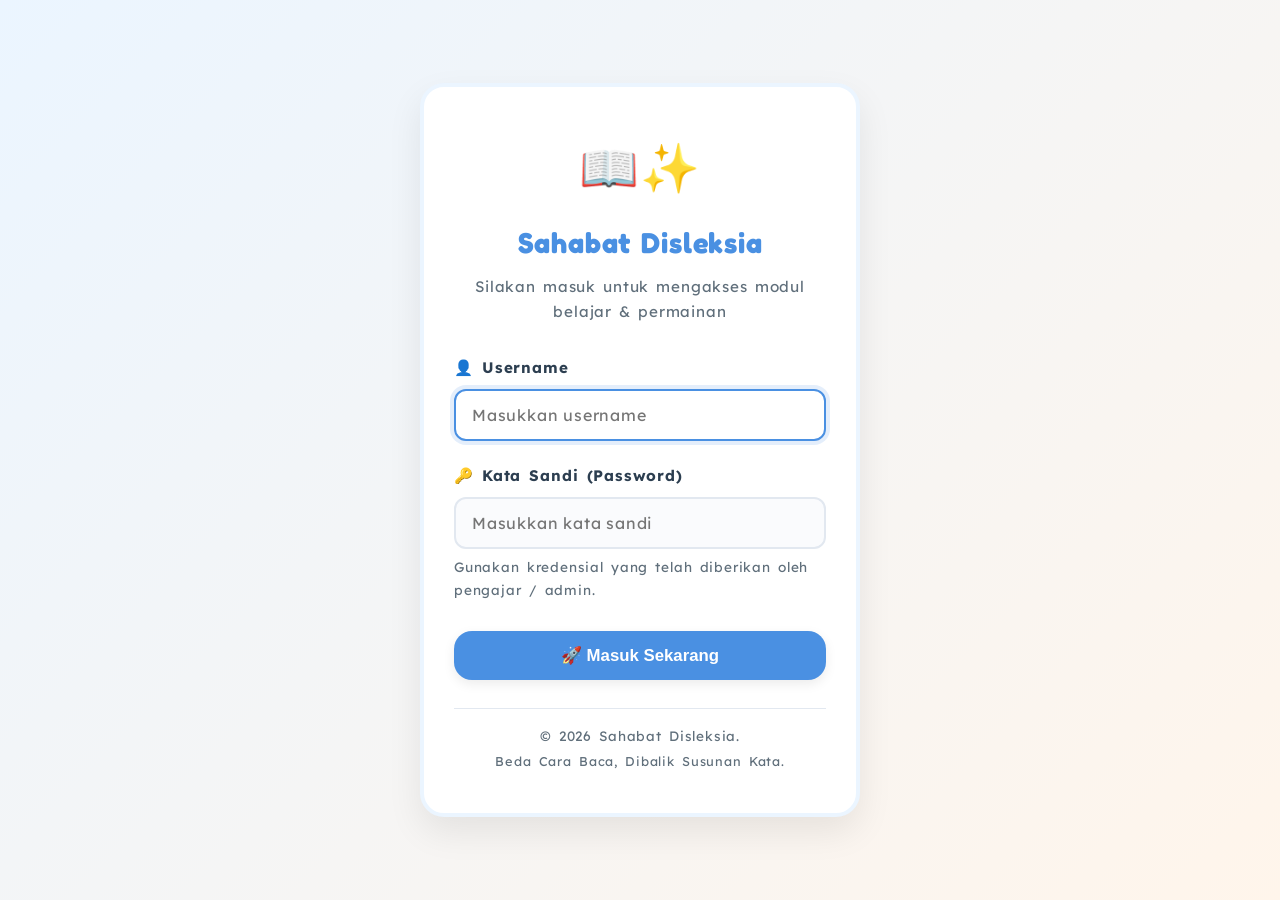
<file: index.html>
<!DOCTYPE html>
<html lang="id">
<head>
  <meta charset="UTF-8">
  <meta name="viewport" content="width=device-width, initial-scale=1.0">
  <title>Beranda - Sahabat Disleksia</title>
  <link rel="stylesheet" href="css/style.css">
  <script src="js/auth.js"></script>
</head>

<body>

  <!-- Header Navigasi -->
  <header class="main-header">
    <div class="container nav-container">

      <a href="index.html" class="brand-logo">
        <span class="logo-icon">📖</span>

        <div class="brand-text">
          <span class="site-title">Sahabat Disleksia</span>
          <span class="site-tagline">
            Beda Cara Baca, Dibalik Susunan Kata.
          </span>
        </div>
      </a>

      <button
        class="mobile-menu-toggle"
        id="mobileMenuToggle"
        aria-label="Buka Menu"
      >
        ☰
      </button>

      <nav>
        <ul class="nav-links" id="navLinks">

          <li>
            <a href="index.html" class="nav-link active">
              🏠 Beranda
            </a>
          </li>

          <li>
            <a href="belajar.html" class="nav-link">
              ✏️ Belajar
            </a>
          </li>

          <li>
            <a href="susun-huruf.html" class="nav-link">
              🧩 Susun Huruf
            </a>
          </li>

          <li>
            <a href="susun-kata.html" class="nav-link">
              🧱 Susun Kata
            </a>
          </li>

          <li>
            <a href="mengeja-kata.html" class="nav-link">
              🔊 Mengeja Kata
            </a>
          </li>

          <li>
            <a href="game-labirin.html" class="nav-link">
              🌀 Game Labirin
            </a>
          </li>

          <li>
            <a href="evaluasi.html" class="nav-link">
              📊 Evaluasi
            </a>
          </li>

          <li>
            <a href="profil.html" class="nav-link">
              👤 Profil
            </a>
          </li>


        </ul>
      </nav>

    </div>
  </header>


  <!-- Hero Section -->
  <section class="hero">

    <div class="container hero-grid">

      <div class="hero-text">

        <span class="hero-tagline">
          "Beda Cara Baca, Dibalik Susunan Kata."
        </span>

        <h1>
          Sahabat Disleksia 🌟
        </h1>

        <p class="hero-desc">
          Setiap anak memiliki potensi luar biasa!
          Sahabat Disleksia hadir sebagai ruang belajar yang
          menyenangkan untuk membantu anak mengenal huruf,
          menyusun kata, mengeja, dan belajar membaca dengan
          cara yang lebih nyaman.
        </p>

        <div class="hero-buttons">

          <a
            href="belajar.html"
            class="btn btn-primary"
          >
            ✏️ Mulai Belajar Sekarang
          </a>

        <a
          href="game-labirin.html"
          class="btn btn-secondary"
            >
           🌀 Main Game Labirin
        </a>

        </div>

      </div>


      <!-- Ilustrasi Hero -->
      <div class="hero-image-card">

        <div
          style="
            font-size: 6rem;
            line-height: 1.1;
            margin-bottom: 10px;
          "
        >
          🎨📚🧩
        </div>

        <h3
          style="
            font-family: var(--font-heading);
            color: var(--primary);
            font-size: 1.5rem;
            margin-bottom: 8px;
          "
        >
          Belajar Tanpa Ragu
        </h3>

        <p
          style="
            font-size: 0.95rem;
            color: var(--text-muted);
          "
        >
          Belajar mengenal huruf, menyusun kata,
          mengeja, dan bermain sambil belajar
          dalam suasana yang menyenangkan.
        </p>

      </div>

    </div>

  </section>
  
 <!-- Footer -->
<footer class="main-footer">

  <div class="container footer-content">

    <div class="footer-brand">

      <h3>
        📖 Sahabat Disleksia
      </h3>

      <p>
        Beda Cara Baca, Dibalik Susunan Kata.
      </p>

      <p
        style="
          margin-top: 8px;
          font-size: 0.85rem;
        "
      >
        Platform interaktif bantu anak disleksia
        belajar membaca lebih mudah dan percaya diri.
      </p>

    </div>


    <div class="footer-links">

      <h4>Navigasi Utama</h4>

      <ul>

        <li>
          <a href="index.html">
            Beranda
          </a>
        </li>

        <li>
          <a href="belajar.html">
            Belajar
          </a>
        </li>

        <li>
          <a href="susun-huruf.html">
            Susun Huruf
          </a>
        </li>

        <li>
          <a href="susun-kata.html">
            Susun Kata
          </a>
        </li>

        <li>
          <a href="mengeja-kata.html">
            Mengeja Kata
          </a>
        </li>

        <li>
          <a href="game-labirin.html">
            Game Labirin
          </a>
        </li>

        <li>
          <a href="evaluasi.html">
            Evaluasi
          </a>
        </li>

        <li>
          <a href="profil.html">
            Profil
          </a>
        </li>

      </ul>

    </div>

  </div>


  <div class="footer-bottom">

    <p>
      &copy; 2026 Sahabat Disleksia.
      Beda Cara Baca, Dibalik Susunan Kata.
    </p>

  </div>

</footer>


  <!-- JavaScript -->
  <script src="js/main.js"></script>

  <script>
    // Proteksi Auth di Beranda
    requireAuth();
  </script>

</body>
</html>
</file>
<file: css/style.css>
/* ----------------------------------------------------
   SAHABAT DISLEKSIA - STYLESHEET UTAMA
   Desain Ramah Anak & Accessible untuk Disleksia
---------------------------------------------------- */

@import url('https://fonts.googleapis.com/css2?family=Fredoka:wght@400;600;700&family=Lexend:wght@400;500;600;700&display=swap');

:root {
  /* Palette Warna Ramah Anak & High Legibility */
  --primary: #4A90E2;        /* Biru Lembut */
  --primary-dark: #357ABD;
  --secondary: #FF9F43;      /* Oranye Ceria */
  --accent: #2ECC71;         /* Hijau Segar */
  --purple: #9B59B6;         /* Ungu Kreatif */
  --warning: #EE5253;        /* Merah Lembut */
  
  --bg-color: #FFFDF9;        /* Off-white (mengurangi silau untuk disleksia) */
  --bg-card: #FFFFFF;
  --text-main: #2C3E50;      /* Kontras tinggi namun tidak menusuk mata */
  --text-muted: #606F7B;
  --border-color: #E2E8F0;
  
  /* Typography */
  --font-main: 'Lexend', 'Comic Neue', Arial, sans-serif;
  --font-heading: 'Fredoka', cursive, sans-serif;
  --letter-spacing: 0.05em;  /* Spasi huruf lebih renggang agar mudah dibaca */
  --word-spacing: 0.15em;    /* Spasi kata yang jelas */
  --line-height: 1.7;        /* Jarak antar baris luas */
  
  /* Shadow & Radius */
  --radius-sm: 12px;
  --radius-md: 18px;
  --radius-lg: 24px;
  --shadow-soft: 0 8px 24px rgba(0, 0, 0, 0.06);
  --shadow-hover: 0 12px 30px rgba(74, 144, 226, 0.18);
}

/* Reset & Global */
* {
  box-sizing: border-box;
  margin: 0;
  padding: 0;
}

body {
  font-family: var(--font-main);
  background-color: var(--bg-color);
  color: var(--text-main);
  line-height: var(--line-height);
  letter-spacing: var(--letter-spacing);
  word-spacing: var(--word-spacing);
  min-height: 100vh;
  display: flex;
  flex-direction: column;
  overflow-x: hidden;
}

/* Dyslexic Font Mode Toggle via JS */
body.font-dyslexic {
  font-family: 'OpenDyslexic', 'Lexend', sans-serif !important;
  letter-spacing: 0.08em;
  word-spacing: 0.2em;
}

/* Container */
.container {
  width: 90%;
  max-width: 1200px;
  margin: 0 auto;
  padding: 0 15px;
}

/* Header & Navbar */
.main-header {
  background: #FFFFFF;
  box-shadow: 0 4px 15px rgba(0,0,0,0.05);
  position: sticky;
  top: 0;
  z-index: 1000;
  border-bottom: 4px solid #F0F4F8;
}

.nav-container {
  display: flex;
  justify-content: space-between;
  align-items: center;
  padding: 15px 0;
}

.brand-logo {
  display: flex;
  align-items: center;
  gap: 12px;
  text-decoration: none;
}

.brand-logo .logo-icon {
  font-size: 2.2rem;
  background: #EBF5FF;
  padding: 8px 12px;
  border-radius: var(--radius-sm);
  display: inline-block;
  line-height: 1;
}

.brand-logo .brand-text {
  display: flex;
  flex-direction: column;
}

.brand-logo .site-title {
  font-family: var(--font-heading);
  font-size: 1.6rem;
  font-weight: 700;
  color: var(--primary);
  line-height: 1.2;
}

.brand-logo .site-tagline {
  font-size: 0.8rem;
  color: var(--text-muted);
  font-weight: 500;
}

/* Nav Menu */
.nav-links {
  display: flex;
  list-style: none;
  gap: 12px;
  align-items: center;
}

.nav-link {
  display: flex;
  align-items: center;
  gap: 8px;
  padding: 10px 18px;
  border-radius: var(--radius-md);
  text-decoration: none;
  font-weight: 600;
  font-size: 1rem;
  color: var(--text-main);
  transition: all 0.2s ease;
}

.nav-link:hover, .nav-link.active {
  background-color: #EBF5FF;
  color: var(--primary);
  transform: translateY(-2px);
}

.nav-link.active {
  border-bottom: 3px solid var(--primary);
}

.user-badge {
  display: flex;
  align-items: center;
  gap: 10px;
  background: #FFF9E6;
  padding: 6px 14px;
  border-radius: 30px;
  border: 2px solid #FFE082;
  font-size: 0.9rem;
  font-weight: 600;
}

.btn-logout {
  background: #FFE5E5;
  color: var(--warning);
  border: none;
  padding: 6px 12px;
  border-radius: 20px;
  cursor: pointer;
  font-weight: bold;
  font-size: 0.85rem;
  transition: 0.2s;
}

.btn-logout:hover {
  background: var(--warning);
  color: white;
}

.mobile-menu-toggle {
  display: none;
  background: none;
  border: none;
  font-size: 1.8rem;
  cursor: pointer;
  color: var(--text-main);
}

/* Hero Section */
.hero {
  background: linear-gradient(135deg, #EBF5FF 0%, #FFF5EB 100%);
  padding: 60px 0;
  border-radius: 0 0 35px 35px;
  margin-bottom: 40px;
  position: relative;
  overflow: hidden;
}

.hero-grid {
  display: grid;
  grid-template-columns: 1fr 1fr;
  gap: 40px;
  align-items: center;
}

.hero-text h1 {
  font-family: var(--font-heading);
  font-size: 2.8rem;
  color: var(--primary);
  margin-bottom: 12px;
  line-height: 1.25;
}

.hero-tagline {
  font-size: 1.3rem;
  font-weight: 600;
  color: var(--secondary);
  background: rgba(255, 159, 67, 0.12);
  display: inline-block;
  padding: 6px 16px;
  border-radius: 30px;
  margin-bottom: 20px;
}

.hero-desc {
  font-size: 1.1rem;
  color: var(--text-muted);
  margin-bottom: 28px;
  max-width: 520px;
}

.hero-buttons {
  display: flex;
  gap: 15px;
  flex-wrap: wrap;
}

.btn {
  display: inline-flex;
  align-items: center;
  justify-content: center;
  gap: 10px;
  padding: 14px 28px;
  font-size: 1.05rem;
  font-weight: 700;
  border-radius: var(--radius-md);
  text-decoration: none;
  border: none;
  cursor: pointer;
  transition: all 0.25s ease;
  box-shadow: 0 4px 12px rgba(0,0,0,0.08);
}

.btn-primary {
  background-color: var(--primary);
  color: white;
}

.btn-primary:hover {
  background-color: var(--primary-dark);
  transform: translateY(-3px);
  box-shadow: var(--shadow-hover);
}

.btn-secondary {
  background-color: var(--secondary);
  color: white;
}

.btn-secondary:hover {
  background-color: #E68A2E;
  transform: translateY(-3px);
}

.btn-accent {
  background-color: var(--accent);
  color: white;
}

.btn-outline {
  background-color: transparent;
  border: 2.5px solid var(--primary);
  color: var(--primary);
}

.btn-outline:hover {
  background-color: var(--primary);
  color: white;
}

.hero-image-card {
  background: white;
  padding: 25px;
  border-radius: var(--radius-lg);
  box-shadow: var(--shadow-soft);
  text-align: center;
  position: relative;
  border: 3px solid #EBF5FF;
}

.hero-illustration {
  width: 100%;
  max-width: 380px;
  height: auto;
  border-radius: var(--radius-md);
}

/* Accessibility Quick Toolbar */
.accessibility-bar {
  background: #FFFFFF;
  border-radius: var(--radius-md);
  padding: 12px 20px;
  margin: 0 auto 30px auto;
  box-shadow: var(--shadow-soft);
  display: flex;
  align-items: center;
  justify-content: space-between;
  gap: 15px;
  border: 2px solid #EBF5FF;
  flex-wrap: wrap;
}

.access-title {
  font-size: 0.95rem;
  font-weight: 700;
  color: var(--primary);
  display: flex;
  align-items: center;
  gap: 8px;
}

.access-controls {
  display: flex;
  gap: 10px;
  flex-wrap: wrap;
}

.btn-tool {
  background: #F8FAFC;
  border: 2px solid #E2E8F0;
  padding: 8px 14px;
  border-radius: var(--radius-sm);
  font-size: 0.9rem;
  font-weight: 600;
  cursor: pointer;
  display: inline-flex;
  align-items: center;
  gap: 6px;
  transition: all 0.2s;
}

.btn-tool:hover, .btn-tool.active {
  background: #EBF5FF;
  border-color: var(--primary);
  color: var(--primary);
}

/* Grid Cards & Feature Cards */
.section-title {
  font-family: var(--font-heading);
  font-size: 2rem;
  color: var(--text-main);
  text-align: center;
  margin-bottom: 12px;
}

.section-subtitle {
  text-align: center;
  color: var(--text-muted);
  font-size: 1.05rem;
  margin-bottom: 35px;
}

.feature-grid {
  display: grid;
  grid-template-columns: repeat(auto-fit, minmax(250px, 1fr));
  gap: 25px;
  margin-bottom: 50px;
}

.card {
  background: var(--bg-card);
  border-radius: var(--radius-lg);
  padding: 30px 24px;
  box-shadow: var(--shadow-soft);
  transition: all 0.3s ease;
  border: 3px solid transparent;
  display: flex;
  flex-direction: column;
  align-items: flex-start;
  position: relative;
}

.card:hover {
  transform: translateY(-6px);
  box-shadow: var(--shadow-hover);
}

.card-belajar { border-top: 6px solid var(--primary); }
.card-game { border-top: 6px solid var(--secondary); }
.card-evaluasi { border-top: 6px solid var(--accent); }
.card-profil { border-top: 6px solid var(--purple); }

.card-icon {
  font-size: 2.8rem;
  margin-bottom: 16px;
  width: 65px;
  height: 65px;
  border-radius: var(--radius-md);
  display: flex;
  align-items: center;
  justify-content: center;
}

.icon-blue { background: #EBF5FF; color: var(--primary); }
.icon-orange { background: #FFF3E6; color: var(--secondary); }
.icon-green { background: #E8F8F0; color: var(--accent); }
.icon-purple { background: #F5EBFB; color: var(--purple); }

.card-title {
  font-size: 1.4rem;
  font-family: var(--font-heading);
  margin-bottom: 10px;
  color: var(--text-main);
}

.card-desc {
  font-size: 0.98rem;
  color: var(--text-muted);
  margin-bottom: 20px;
  flex-grow: 1;
}

/* Audio Player Button Widget */
.audio-btn {
  background: #F0F4F8;
  border: none;
  padding: 6px 12px;
  border-radius: 20px;
  font-size: 0.85rem;
  font-weight: 600;
  cursor: pointer;
  color: var(--primary);
  display: inline-flex;
  align-items: center;
  gap: 6px;
  margin-bottom: 12px;
}

.audio-btn:hover {
  background: #D9E8F5;
}

/* Login Page Styling */
.login-body {
  background: linear-gradient(135deg, #EBF5FF 0%, #FFF5EB 100%);
  display: flex;
  align-items: center;
  justify-content: center;
  min-height: 100vh;
  padding: 20px;
}

.login-card {
  background: #FFFFFF;
  width: 100%;
  max-width: 440px;
  border-radius: var(--radius-lg);
  padding: 40px 30px;
  box-shadow: 0 15px 35px rgba(0,0,0,0.08);
  border: 4px solid #EBF5FF;
  text-align: center;
}

.login-header {
  margin-bottom: 30px;
}

.login-logo {
  font-size: 3rem;
  margin-bottom: 10px;
}

.login-title {
  font-family: var(--font-heading);
  font-size: 1.8rem;
  color: var(--primary);
  margin-bottom: 6px;
}

.login-subtitle {
  font-size: 0.95rem;
  color: var(--text-muted);
}

.form-group {
  margin-bottom: 22px;
  text-align: left;
}

.form-label {
  display: block;
  font-weight: 700;
  font-size: 0.95rem;
  margin-bottom: 8px;
  color: var(--text-main);
}

.form-control {
  width: 100%;
  padding: 14px 16px;
  border: 2px solid var(--border-color);
  border-radius: var(--radius-sm);
  font-size: 1rem;
  font-family: var(--font-main);
  letter-spacing: inherit;
  transition: border-color 0.2s;
  background: #FAFBFD;
}

.form-control:focus {
  outline: none;
  border-color: var(--primary);
  background: #FFFFFF;
  box-shadow: 0 0 0 4px rgba(74, 144, 226, 0.15);
}

.form-helper {
  font-size: 0.85rem;
  color: var(--text-muted);
  margin-top: 6px;
}

.alert-message {
  padding: 12px;
  border-radius: var(--radius-sm);
  margin-bottom: 20px;
  font-size: 0.9rem;
  font-weight: 600;
  display: none;
}

.alert-error {
  background: #FEE2E2;
  color: #991B1B;
  border: 1px solid #FCA5A5;
}

.alert-info {
  background: #E0F2FE;
  color: #0369A1;
  border: 1px solid #7DD3FC;
}

.alert-warning {
  background: #FEF3C7;
  color: #92400E;
  border: 1px solid #FCD34D;
}

/* Modul Belajar */
.learn-grid {
  display: grid;
  grid-template-columns: repeat(auto-fit, minmax(180px, 1fr));
  gap: 20px;
  margin-top: 25px;
}

.letter-card {
  background: white;
  border-radius: var(--radius-md);
  padding: 25px 15px;
  text-align: center;
  box-shadow: var(--shadow-soft);
  cursor: pointer;
  transition: all 0.2s ease;
  border: 3px solid #EBF5FF;
}

.letter-card:hover {
  transform: scale(1.05);
  border-color: var(--primary);
  box-shadow: var(--shadow-hover);
}

.letter-main {
  font-size: 3.5rem;
  font-family: var(--font-heading);
  font-weight: bold;
  color: var(--primary);
  line-height: 1;
  margin-bottom: 8px;
}

.letter-word {
  font-size: 1.1rem;
  font-weight: 600;
  color: var(--text-main);
}

/* Interactive Games */
.game-container {
  background: white;
  border-radius: var(--radius-lg);
  padding: 30px;
  box-shadow: var(--shadow-soft);
  border: 3px solid #FFF3E6;
  max-width: 750px;
  margin: 0 auto 40px auto;
  text-align: center;
}

.game-score-board {
  display: flex;
  justify-content: space-around;
  background: #FFF9E6;
  padding: 12px 20px;
  border-radius: var(--radius-sm);
  margin-bottom: 25px;
  font-weight: 700;
  font-size: 1.1rem;
  color: var(--secondary);
}

.word-target {
  font-size: 3rem;
  font-family: var(--font-heading);
  letter-spacing: 0.15em;
  color: var(--primary);
  margin: 20px 0;
  padding: 15px;
  background: #F0F4F8;
  border-radius: var(--radius-md);
  display: inline-block;
  min-width: 250px;
}

.game-options {
  display: flex;
  justify-content: center;
  gap: 15px;
  flex-wrap: wrap;
  margin-top: 20px;
}

.option-btn {
  background: #FFFFFF;
  border: 3px solid #E2E8F0;
  padding: 15px 30px;
  font-size: 1.5rem;
  font-weight: 700;
  border-radius: var(--radius-md);
  cursor: pointer;
  transition: all 0.2s ease;
  min-width: 110px;
}

.option-btn:hover {
  background: #EBF5FF;
  border-color: var(--primary);
  color: var(--primary);
  transform: translateY(-2px);
}

/* Footer */
.main-footer {
  margin-top: auto;
  background: #2C3E50;
  color: white;
  padding: 40px 0 20px 0;
}

.footer-content {
  display: flex;
  justify-content: space-between;
  flex-wrap: wrap;
  gap: 30px;
  margin-bottom: 30px;
}

.footer-brand h3 {
  font-family: var(--font-heading);
  font-size: 1.5rem;
  color: var(--secondary);
  margin-bottom: 8px;
}

.footer-brand p {
  color: #BDC3C7;
  font-size: 0.95rem;
  max-width: 350px;
}

.footer-links h4 {
  font-size: 1.1rem;
  margin-bottom: 12px;
  color: #ECF0F1;
}

.footer-links ul {
  list-style: none;
}

.footer-links li {
  margin-bottom: 8px;
}

.footer-links a {
  color: #BDC3C7;
  text-decoration: none;
  transition: color 0.2s;
}

.footer-links a:hover {
  color: white;
}

.footer-bottom {
  text-align: center;
  border-top: 1px solid #34495E;
  padding-top: 20px;
  font-size: 0.88rem;
  color: #95A5A6;
}

/* Responsive Media Queries */
@media (max-width: 900px) {
  .hero-grid {
    grid-template-columns: 1fr;
    text-align: center;
  }

  .hero-text h1 {
    font-size: 2.2rem;
  }

  .hero-buttons {
    justify-content: center;
  }

  .hero-desc {
    margin: 0 auto 28px auto;
  }
}

@media (max-width: 768px) {
  .mobile-menu-toggle {
    display: block;
  }

  .nav-links {
    display: none;
    flex-direction: column;
    position: absolute;
    top: 100%;
    left: 0;
    width: 100%;
    background: white;
    padding: 20px;
    box-shadow: 0 10px 20px rgba(0,0,0,0.1);
    border-bottom: 3px solid var(--primary);
  }

  .nav-links.show {
    display: flex;
  }

  .nav-link {
    width: 100%;
    justify-content: flex-start;
  }

  .user-badge {
    margin-top: 10px;
    width: 100%;
    justify-content: space-between;
  }

  .accessibility-bar {
    flex-direction: column;
    align-items: flex-start;
  }
}

/* ----------------------------------------------------
   KARTU HURUF A-Z (MENGENAL HURUF)
---------------------------------------------------- */
.alphabet-grid {
  display: grid;
  grid-template-columns: repeat(auto-fill, minmax(180px, 1fr));
  gap: 20px;
  margin-top: 25px;
}

.alphabet-card {
  background: #FFFFFF;
  border-radius: var(--radius-md);
  padding: 20px 15px;
  text-align: center;
  box-shadow: var(--shadow-soft);
  cursor: pointer;
  transition: all 0.25s ease;
  border: 3px solid #EBF5FF;
  position: relative;
  display: flex;
  flex-direction: column;
  align-items: center;
}

.alphabet-card:hover {
  transform: translateY(-6px) scale(1.02);
  border-color: var(--primary);
  box-shadow: var(--shadow-hover);
}

.badge-category {
  position: absolute;
  top: 10px;
  right: 10px;
  font-size: 0.65rem;
  font-weight: 800;
  padding: 2px 8px;
  border-radius: 10px;
}

.badge-category.vokal {
  background: #FFF3E6;
  color: var(--secondary);
  border: 1px solid #FFE0B2;
}

.badge-category.konsonan {
  background: #EBF5FF;
  color: var(--primary);
  border: 1px solid #BBDEFB;
}

.alphabet-image {
  font-size: 3.5rem;
  line-height: 1;
  margin: 10px 0 5px 0;
}

.alphabet-letters {
  display: flex;
  align-items: baseline;
  justify-content: center;
  gap: 6px;
  margin-bottom: 4px;
}

.letter-upper {
  font-size: 2.4rem;
  font-family: var(--font-heading);
  font-weight: 700;
  color: var(--primary);
}

.letter-lower {
  font-size: 2.2rem;
  font-family: var(--font-heading);
  font-weight: 600;
  color: var(--secondary);
}

.alphabet-word {
  font-size: 1.25rem;
  font-weight: 700;
  color: var(--text-main);
}

.alphabet-desc {
  font-size: 0.82rem;
  color: var(--text-muted);
  margin-top: 2px;
}

.filter-btn-group {
  display: flex;
  gap: 10px;
  justify-content: center;
  margin-bottom: 25px;
  flex-wrap: wrap;
}

.filter-btn {
  background: #F8FAFC;
  border: 2px solid #E2E8F0;
  padding: 10px 22px;
  border-radius: 30px;
  font-weight: 700;
  font-size: 0.95rem;
  cursor: pointer;
  transition: all 0.2s ease;
}

.filter-btn:hover, .filter-btn.active {
  background: var(--primary);
  color: white;
  border-color: var(--primary);
}

/* ----------------------------------------------------
   MODAL DETAIL HURUF
---------------------------------------------------- */
.modal-overlay {
  position: fixed;
  top: 0;
  left: 0;
  width: 100%;
  height: 100%;
  background: rgba(0, 0, 0, 0.55);
  backdrop-filter: blur(4px);
  z-index: 2000;
  display: flex;
  align-items: center;
  justify-content: center;
  padding: 20px;
  animation: fadeIn 0.25s ease;
}

@keyframes fadeIn {
  from { opacity: 0; transform: scale(0.95); }
  to { opacity: 1; transform: scale(1); }
}

.modal-card {
  background: #FFFFFF;
  border-radius: var(--radius-lg);
  padding: 35px 30px;
  max-width: 520px;
  width: 100%;
  box-shadow: 0 20px 40px rgba(0, 0, 0, 0.2);
  border: 4px solid var(--primary);
  text-align: center;
  position: relative;
}

.modal-close {
  position: absolute;
  top: 15px;
  right: 15px;
  background: #F0F4F8;
  border: none;
  width: 36px;
  height: 36px;
  border-radius: 50%;
  font-size: 1.2rem;
  cursor: pointer;
  color: var(--text-muted);
  transition: all 0.2s;
}

.modal-close:hover {
  background: var(--warning);
  color: white;
}

.detail-image {
  font-size: 5rem;
  line-height: 1;
  margin: 15px 0 10px 0;
}

.detail-letters {
  display: flex;
  align-items: baseline;
  justify-content: center;
  gap: 12px;
  margin-bottom: 8px;
}

.detail-upper {
  font-size: 4.5rem;
  font-family: var(--font-heading);
  font-weight: 700;
  color: var(--primary);
  line-height: 1;
}

.detail-lower {
  font-size: 4rem;
  font-family: var(--font-heading);
  font-weight: 600;
  color: var(--secondary);
  line-height: 1;
}

.detail-word {
  font-size: 2.2rem;
  font-family: var(--font-heading);
  color: var(--text-main);
  margin-bottom: 4px;
}

.detail-syllable {
  font-size: 1.2rem;
  font-weight: 700;
  color: var(--secondary);
  background: #FFF3E6;
  display: inline-block;
  padding: 4px 16px;
  border-radius: 20px;
  margin-bottom: 12px;
}

.detail-desc {
  font-size: 1.05rem;
  color: var(--text-muted);
  margin-bottom: 25px;
}

.detail-actions {
  display: flex;
  flex-direction: column;
  gap: 12px;
}

.detail-actions .btn {
  width: 100%;
}

/* ----------------------------------------------------
   HALAMAN SUSUN HURUF INTERAKTIF
---------------------------------------------------- */
.susun-container {
  max-width: 800px;
  margin: 0 auto 40px auto;
  background: #FFFFFF;
  border-radius: var(--radius-lg);
  padding: 35px 25px;
  box-shadow: var(--shadow-soft);
  border: 4px solid #FFF3E6;
  text-align: center;
}

.image-display-card {
  background: linear-gradient(135deg, #EBF5FF 0%, #FFF5EB 100%);
  border-radius: var(--radius-md);
  padding: 25px;
  margin-bottom: 25px;
  border: 3px dashed var(--primary);
  display: flex;
  flex-direction: column;
  align-items: center;
  justify-content: center;
  position: relative;
}

.image-display-card .image-visual {
  font-size: 5.5rem;
  line-height: 1;
  filter: drop-shadow(0 6px 12px rgba(0,0,0,0.12));
  margin-bottom: 10px;
  transition: transform 0.3s ease;
}

.image-display-card:hover .image-visual {
  transform: scale(1.1);
}

.image-hint-text {
  font-size: 1.15rem;
  font-weight: 700;
  color: var(--text-main);
  margin-top: 5px;
}

.slots-container {
  display: flex;
  justify-content: center;
  gap: 12px;
  margin: 25px 0;
  flex-wrap: wrap;
  min-height: 70px;
}

.slot-box {
  width: 65px;
  height: 65px;
  border-radius: var(--radius-md);
  border: 3px dashed var(--primary);
  background: #FAFBFD;
  display: flex;
  align-items: center;
  justify-content: center;
  font-size: 2rem;
  font-weight: 800;
  font-family: var(--font-heading);
  color: var(--primary);
  cursor: pointer;
  transition: all 0.2s ease;
  box-shadow: inset 0 2px 4px rgba(0,0,0,0.04);
}

.slot-box.filled {
  border-style: solid;
  background: #EBF5FF;
  box-shadow: 0 4px 10px rgba(74, 144, 226, 0.2);
  transform: translateY(-2px);
}

.slot-box.filled:hover {
  background: #FFE5E5;
  border-color: var(--warning);
  color: var(--warning);
}

.pool-container {
  display: flex;
  justify-content: center;
  gap: 12px;
  flex-wrap: wrap;
  margin-bottom: 30px;
  padding: 15px;
  background: #F8FAFC;
  border-radius: var(--radius-md);
  border: 2px solid #E2E8F0;
}

.pool-btn {
  width: 60px;
  height: 60px;
  border-radius: var(--radius-md);
  border: 3px solid var(--secondary);
  background: #FFFFFF;
  color: var(--secondary);
  font-size: 1.8rem;
  font-weight: 800;
  font-family: var(--font-heading);
  cursor: pointer;
  transition: all 0.2s ease;
  box-shadow: 0 4px 8px rgba(0,0,0,0.06);
}

.pool-btn:hover:not(:disabled) {
  background: var(--secondary);
  color: white;
  transform: translateY(-3px) scale(1.05);
  box-shadow: 0 8px 16px rgba(255, 159, 67, 0.3);
}

.pool-btn:disabled {
  opacity: 0.3;
  cursor: not-allowed;
  transform: none;
  border-color: #CBD5E1;
  background: #E2E8F0;
  color: #94A3B8;
}

.action-buttons-group {
  display: flex;
  justify-content: center;
  gap: 15px;
  flex-wrap: wrap;
  margin-top: 20px;
}

.btn-check-answer {
  background-color: var(--accent);
  color: white;
  font-size: 1.2rem;
  padding: 14px 32px;
  border-radius: var(--radius-md);
  border: none;
  font-weight: 800;
  cursor: pointer;
  box-shadow: 0 6px 18px rgba(46, 204, 113, 0.3);
  transition: all 0.25s ease;
}

.btn-check-answer:hover {
  background-color: #27AE60;
  transform: translateY(-3px) scale(1.03);
  box-shadow: 0 10px 22px rgba(46, 204, 113, 0.4);
}

/* ----------------------------------------------------
   HALAMAN SUSUN KATA INTERAKTIF
---------------------------------------------------- */
.word-choices-container {
  display: grid;
  grid-template-columns: repeat(auto-fit, minmax(180px, 1fr));
  gap: 16px;
  margin: 25px 0;
}

.word-choice-btn {
  background: #FFFFFF;
  border: 3px solid #E2E8F0;
  border-radius: var(--radius-md);
  padding: 18px 20px;
  font-size: 1.4rem;
  font-weight: 700;
  font-family: var(--font-heading);
  color: var(--text-main);
  cursor: pointer;
  transition: all 0.25s ease;
  box-shadow: 0 4px 10px rgba(0,0,0,0.05);
  display: flex;
  align-items: center;
  justify-content: center;
  gap: 10px;
}

.word-choice-btn:hover {
  border-color: var(--purple);
  color: var(--purple);
  background: #F5EBFB;
  transform: translateY(-3px);
  box-shadow: 0 8px 18px rgba(155, 89, 182, 0.2);
}

.word-choice-btn.selected {
  border-color: var(--purple);
  background: #F5EBFB;
  color: var(--purple);
  box-shadow: 0 0 0 4px rgba(155, 89, 182, 0.25), 0 8px 18px rgba(155, 89, 182, 0.2);
  transform: translateY(-2px) scale(1.02);
}

/* ----------------------------------------------------
   HALAMAN MENGEJA KATA INTERAKTIF
---------------------------------------------------- */
.syllables-container {
  display: flex;
  justify-content: center;
  gap: 16px;
  margin: 30px 0;
  flex-wrap: wrap;
}

.syllable-block {
  background: #E8F8F0;
  border: 3.5px solid var(--accent);
  color: var(--accent);
  padding: 16px 28px;
  font-size: 2.5rem;
  font-weight: 800;
  font-family: var(--font-heading);
  border-radius: var(--radius-md);
  cursor: pointer;
  transition: all 0.25s ease;
  box-shadow: 0 6px 16px rgba(46, 204, 113, 0.18);
  display: inline-flex;
  align-items: center;
  justify-content: center;
  min-width: 100px;
}

.syllable-block:hover {
  background: var(--accent);
  color: white;
  transform: translateY(-4px) scale(1.06);
  box-shadow: 0 10px 24px rgba(46, 204, 113, 0.35);
}

.syllable-block.active {
  background: var(--accent);
  color: white;
  transform: scale(1.1);
  box-shadow: 0 0 0 6px rgba(46, 204, 113, 0.3);
}

.btn-next-word {
  background-color: var(--primary);
  color: white;
  font-size: 1.2rem;
  padding: 14px 32px;
  border-radius: var(--radius-md);
  border: none;
  font-weight: 800;
  cursor: pointer;
  box-shadow: 0 6px 18px rgba(74, 144, 226, 0.3);
  transition: all 0.25s ease;
  display: inline-flex;
  align-items: center;
  gap: 10px;
}

.btn-next-word:hover {
  background-color: var(--primary-dark);
  transform: translateY(-3px) scale(1.03);
  box-shadow: 0 10px 22px rgba(74, 144, 226, 0.4);
}

.spelling-progress-bar {
  width: 100%;
  height: 12px;
  background: #E2E8F0;
  border-radius: 10px;
  overflow: hidden;
  margin-bottom: 20px;
}

.spelling-progress-fill {
  height: 100%;
  background: linear-gradient(90deg, var(--accent) 0%, var(--primary) 100%);
  width: 0%;
  transition: width 0.4s ease;
}

/* ----------------------------------------------------
   HALAMAN GAME LABIRIN: ALPHABET PICTURE
---------------------------------------------------- */
.maze-container {
  background: white;
  border-radius: var(--radius-lg);
  padding: 30px;
  box-shadow: var(--shadow-soft);
  border: 3px solid #E8F8F0;
  max-width: 850px;
  margin: 0 auto 40px auto;
  text-align: center;
}

.maze-header-bar {
  display: flex;
  justify-content: space-around;
  align-items: center;
  flex-wrap: wrap;
  gap: 12px;
  background: #E8F8F0;
  padding: 14px 20px;
  border-radius: var(--radius-sm);
  margin-bottom: 20px;
  font-weight: 700;
  font-size: 1rem;
  color: var(--text-main);
  border: 2px solid #C8E6C9;
}

.maze-stat-badge {
  background: white;
  padding: 6px 14px;
  border-radius: 20px;
  box-shadow: 0 2px 8px rgba(0,0,0,0.05);
  display: inline-flex;
  align-items: center;
  gap: 6px;
}

.maze-canvas-area {
  position: relative;
  background: #FAFBFD;
  border: 4px solid var(--primary);
  border-radius: var(--radius-md);
  padding: 15px;
  display: flex;
  flex-direction: column;
  align-items: center;
  justify-content: center;
  margin: 0 auto 20px auto;
  max-width: 540px;
  min-height: 400px;
  box-shadow: inset 0 0 15px rgba(0,0,0,0.04);
}

#mazeCanvas {
  background-color: #FFFFFF;
  border-radius: var(--radius-sm);
  box-shadow: 0 4px 12px rgba(0,0,0,0.08);
  touch-action: none;
  max-width: 100%;
  height: auto;
}

/* D-Pad Touch Controller for Mobile & Touch devices */
.dpad-container {
  display: inline-grid;
  grid-template-columns: repeat(3, 54px);
  grid-template-rows: repeat(3, 54px);
  gap: 8px;
  margin: 15px auto;
  justify-content: center;
}

.dpad-btn {
  background: #F0F4F8;
  border: 2.5px solid var(--primary);
  color: var(--primary);
  border-radius: var(--radius-sm);
  font-size: 1.5rem;
  font-weight: bold;
  cursor: pointer;
  display: flex;
  align-items: center;
  justify-content: center;
  transition: all 0.15s ease;
  user-select: none;
  -webkit-user-select: none;
}

.dpad-btn:active, .dpad-btn:hover {
  background: var(--primary);
  color: white;
  transform: scale(0.95);
}

.dpad-btn.btn-up { grid-column: 2; grid-row: 1; }
.dpad-btn.btn-left { grid-column: 1; grid-row: 2; }
.dpad-btn.btn-down { grid-column: 2; grid-row: 3; }
.dpad-btn.btn-right { grid-column: 3; grid-row: 2; }

/* Developer / Old Project Integration Box */
.maze-integration-box {
  background: #FFF9E6;
  border: 2px dashed #FFE082;
  border-radius: var(--radius-md);
  padding: 16px 20px;
  margin-top: 30px;
  text-align: left;
  font-size: 0.9rem;
  color: var(--text-main);
}

.maze-integration-box h4 {
  color: var(--secondary);
  margin-bottom: 6px;
  display: flex;
  align-items: center;
  gap: 8px;
}

/* ----------------------------------------------------
   HALAMAN EVALUASI PERKEMBANGAN & LAPORAN
---------------------------------------------------- */
@media (max-width: 768px) {
  .eval-grid-responsive {
    grid-template-columns: 1fr !important;
  }
}

.badge-container {
  display: flex;
  gap: 15px;
  flex-wrap: wrap;
  justify-content: center;
  margin-top: 15px;
}

.badge-item {
  background: #FAFBFD;
  border: 2px solid #E2E8F0;
  border-radius: var(--radius-sm);
  padding: 12px 18px;
  display: flex;
  align-items: center;
  gap: 12px;
  min-width: 180px;
  transition: all 0.2s ease;
}

.badge-item.unlocked {
  background: #FFF9E6;
  border-color: #FFE082;
  box-shadow: 0 4px 12px rgba(255, 159, 67, 0.15);
}

.badge-icon {
  font-size: 2rem;
}

.badge-info {
  text-align: left;
}

.badge-title {
  font-weight: 700;
  font-size: 0.95rem;
  color: var(--text-main);
}

.badge-desc {
  font-size: 0.8rem;
  color: var(--text-muted);
}

.eval-progress-bar {
  width: 100%;
  height: 10px;
  background: #E2E8F0;
  border-radius: 5px;
  overflow: hidden;
  margin-top: 6px;
}

.eval-progress-fill {
  height: 100%;
  background: var(--primary);
  border-radius: 5px;
  transition: width 0.5s ease;
}

/* Print Styling */
@media print {
  .main-header, .accessibility-bar, .main-footer, .btn, button, .mobile-menu-toggle {
    display: none !important;
  }
  body {
    background: white !important;
    color: black !important;
  }
  .container {
    width: 100% !important;
    max-width: none !important;
  }
  .card, div {
    box-shadow: none !important;
    border-color: #ccc !important;
  }
}

/* ----------------------------------------------------
   QUIZ PILIHAN GANDA EVALUASI
---------------------------------------------------- */
.quiz-card {
  background: white;
  border-radius: var(--radius-lg);
  padding: 25px;
  box-shadow: var(--shadow-soft);
  border: 3px solid #EBF5FF;
  margin-bottom: 35px;
}

.quiz-question-item {
  background: #FAFBFD;
  border: 2px solid #E2E8F0;
  border-radius: var(--radius-md);
  padding: 20px;
  margin-bottom: 20px;
  text-align: left;
}

.quiz-question-title {
  font-size: 1.1rem;
  font-weight: 700;
  color: var(--text-main);
  margin-bottom: 14px;
  display: flex;
  align-items: center;
  gap: 8px;
}

.quiz-options-group {
  display: grid;
  grid-template-columns: 1fr 1fr;
  gap: 12px;
}

@media (max-width: 600px) {
  .quiz-options-group {
    grid-template-columns: 1fr;
  }
}

.quiz-option-label {
  display: flex;
  align-items: center;
  gap: 10px;
  background: white;
  border: 2.5px solid #E2E8F0;
  padding: 12px 16px;
  border-radius: var(--radius-sm);
  cursor: pointer;
  font-weight: 600;
  font-size: 1rem;
  transition: all 0.2s ease;
  user-select: none;
}

.quiz-option-label:hover {
  background: #EBF5FF;
  border-color: var(--primary);
  color: var(--primary);
}

.quiz-option-label input[type="radio"] {
  width: 18px;
  height: 18px;
  accent-color: var(--primary);
  cursor: pointer;
}

.quiz-option-label.selected-correct {
  background: #E8F8F0 !important;
  border-color: #2ECC71 !important;
  color: #27AE60 !important;
}

.quiz-option-label.selected-wrong {
  background: #FEE2E2 !important;
  border-color: #EF4444 !important;
  color: #B91C1C !important;
}

/* ----------------------------------------------------
   PAKET SOAL EVALUASI PAKET LENGKAP & HASIL EVALUASI
---------------------------------------------------- */
.eval-nav-tabs {
  display: flex;
  gap: 10px;
  flex-wrap: wrap;
  justify-content: center;
  margin-bottom: 25px;
}

.eval-tab-btn {
  background: #FAFBFD;
  border: 2px solid #E2E8F0;
  padding: 10px 18px;
  border-radius: var(--radius-md);
  font-weight: 700;
  font-size: 0.95rem;
  color: var(--text-main);
  cursor: pointer;
  transition: all 0.2s ease;
  display: inline-flex;
  align-items: center;
  gap: 6px;
}

.eval-tab-btn:hover, .eval-tab-btn.active {
  background: #EBF5FF;
  border-color: var(--primary);
  color: var(--primary);
  transform: translateY(-2px);
}

.eval-tab-btn.completed {
  border-color: var(--accent);
  color: var(--accent);
  background: #E8F8F0;
}

/* Tile Interactive Styles for Evaluation Questions */
.eval-tile-btn {
  background: white;
  border: 3px solid var(--primary);
  color: var(--primary);
  font-family: var(--font-heading);
  font-size: 1.4rem;
  font-weight: 800;
  padding: 10px 20px;
  border-radius: var(--radius-sm);
  cursor: pointer;
  transition: all 0.15s ease;
  box-shadow: 0 4px 10px rgba(0,0,0,0.06);
  user-select: none;
}

.eval-tile-btn:hover {
  background: var(--primary);
  color: white;
  transform: scale(1.05);
}

.eval-tile-btn.used {
  opacity: 0.35;
  cursor: not-allowed;
  transform: none !important;
  background: #E2E8F0;
  border-color: #CBD5E1;
  color: #94A3B8;
}

.eval-slot-box {
  min-height: 58px;
  background: #F8FAFC;
  border: 2.5px dashed var(--primary);
  border-radius: var(--radius-md);
  padding: 10px;
  display: flex;
  gap: 10px;
  justify-content: center;
  align-items: center;
  flex-wrap: wrap;
  margin: 15px 0;
}

/* Halaman Hasil Evaluasi (Evaluation Results Screen) */
.eval-results-card {
  background: white;
  border-radius: var(--radius-lg);
  padding: 35px 25px;
  box-shadow: var(--shadow-soft);
  border: 4px solid var(--primary);
  text-align: center;
  margin-bottom: 40px;
}

.results-hero-banner {
  background: linear-gradient(135deg, #EBF5FF 0%, #FFF5EB 100%);
  border-radius: var(--radius-md);
  padding: 30px 20px;
  margin-bottom: 30px;
  border: 3px solid #D0E1F9;
}

.results-score-big {
  font-size: 4rem;
  font-family: var(--font-heading);
  font-weight: 800;
  color: var(--primary);
  line-height: 1;
  margin: 10px 0;
}

.results-grid {
  display: grid;
  grid-template-columns: repeat(auto-fit, minmax(200px, 1fr));
  gap: 20px;
  margin: 25px 0;
}

.results-breakdown-card {
  background: #FAFBFD;
  border: 2px solid #E2E8F0;
  border-radius: var(--radius-md);
  padding: 18px;
  text-align: center;
}

.results-review-item {
  background: #F8FAFC;
  border-left: 4px solid var(--primary);
  border-radius: var(--radius-sm);
  padding: 14px 18px;
  margin-bottom: 12px;
  text-align: left;
}

.results-review-item.correct {
  border-left-color: #2ECC71;
}

.results-review-item.wrong {
  border-left-color: #E74C3C;
}

.btn-susun-huruf {
  width: 100%;
  margin-top: auto;
  font-size: 0.9rem;
  padding: 10px;
  color: #ff9638;
  border: 2px solid #ff9638;
  background: white;
}

.btn-susun-huruf:hover,
.btn-susun-huruf:focus,
.btn-susun-huruf:active {
  background: #4a90e2;
  border-color: #4a90e2;
  color: white;
}

.btn-susun-kata:hover,
.btn-susun-kata:focus,
.btn-susun-kata:active,
.btn-mengeja-kata:hover,
.btn-mengeja-kata:focus,
.btn-mengeja-kata:active {
  background: #4a90e2 !important;
  border-color: #4a90e2 !important;
  color: white !important;
}

.word-game-card {
  max-width: 800px;
  margin: 30px auto;
  padding: 24px;
}

.game-stats {
  display: flex;
  justify-content: space-around;
  gap: 15px;
  padding: 16px;
  border-radius: 16px;
  background: #fff7e8;
  margin-bottom: 24px;
}

.word-picture {
  text-align: center;
  padding: 30px;
  border: 2px dashed #4a90e2;
  border-radius: 18px;
  background: #f7fbff;
  margin-bottom: 25px;
}

.picture-placeholder {
  font-size: 6rem;
  margin-bottom: 15px;
}

.syllable-section {
  margin: 25px 0;
  text-align: center;
}

.instruction {
  color: var(--text-muted);
}

.answer-area,
.syllable-options {
  display: flex;
  justify-content: center;
  flex-wrap: wrap;
  gap: 12px;
  min-height: 65px;
  padding: 18px;
  margin-top: 12px;
  border-radius: 16px;
  background: #f8fafc;
}

.syllable-button,
.answer-syllable {
  border: 2px solid #ff9638;
  background: white;
  color: #ff9638;
  border-radius: 14px;
  padding: 12px 20px;
  font-size: 1.2rem;
  font-weight: 700;
  cursor: pointer;
}

.syllable-button:hover {
  background: #4a90e2;
  border-color: #4a90e2;
  color: white;
}

.answer-syllable {
  border-color: #4a90e2;
  color: #4a90e2;
}

.answer-syllable:hover {
  background: #4a90e2;
  color: white;
}

.game-feedback {
  text-align: center;
  font-weight: 700;
  margin: 20px 0;
  min-height: 28px;
}

.game-feedback.success {
  color: #20b968;
}

.game-feedback.error {
  color: #e67e22;
}

.game-actions {
  display: flex;
  justify-content: center;
  flex-wrap: wrap;
  gap: 12px;
  margin-top: 20px;
}

.mengeja-progress {
  display: flex;
  justify-content: space-between;
  align-items: center;
  margin-bottom: 12px;
  font-weight: 700;
  color: var(--accent);
}

.mengeja-visual {
  text-align: center;
  background: linear-gradient(
    135deg,
    #e8f8f0 0%,
    #ebf5ff 100%
  );
  border-color: var(--accent);
}

.mengeja-visual h2 {
  font-family: var(--font-heading);
  font-size: 3rem;
  color: var(--accent);
  margin: 8px 0;
}

.mengeja-visual p {
  font-size: 1.05rem;
  color: var(--text-muted);
}

.spelling-section {
  text-align: center;
  margin-top: 28px;
}

.spelling-section h3 {
  font-family: var(--font-heading);
  margin-bottom: 8px;
}

.spelling-section p {
  color: var(--text-muted);
  margin-bottom: 15px;
}

.letter-spelling,
.syllable-display {
  display: flex;
  justify-content: center;
  align-items: center;
  flex-wrap: wrap;
  gap: 10px;
}

.spelling-letter {
  display: flex;
  align-items: center;
  justify-content: center;
  min-width: 58px;
  min-height: 58px;
  padding: 10px;
  border: 2px solid #4a90e2;
  border-radius: 14px;
  background: #f5f9ff;
  color: #4a90e2;
  font-size: 1.7rem;
  font-weight: 800;
}

.spelling-syllable {
  display: flex;
  align-items: center;
  justify-content: center;
  min-width: 85px;
  min-height: 58px;
  padding: 10px 18px;
  border: 2px solid var(--accent);
  border-radius: 14px;
  background: #effaf4;
  color: var(--accent);
  font-size: 1.4rem;
  font-weight: 800;
}

.action-buttons-group {
  display: flex;
  justify-content: center;
  gap: 12px;
  flex-wrap: wrap;
}

#prevWord:disabled {
  opacity: 0.5;
  cursor: not-allowed;
}
</file>
